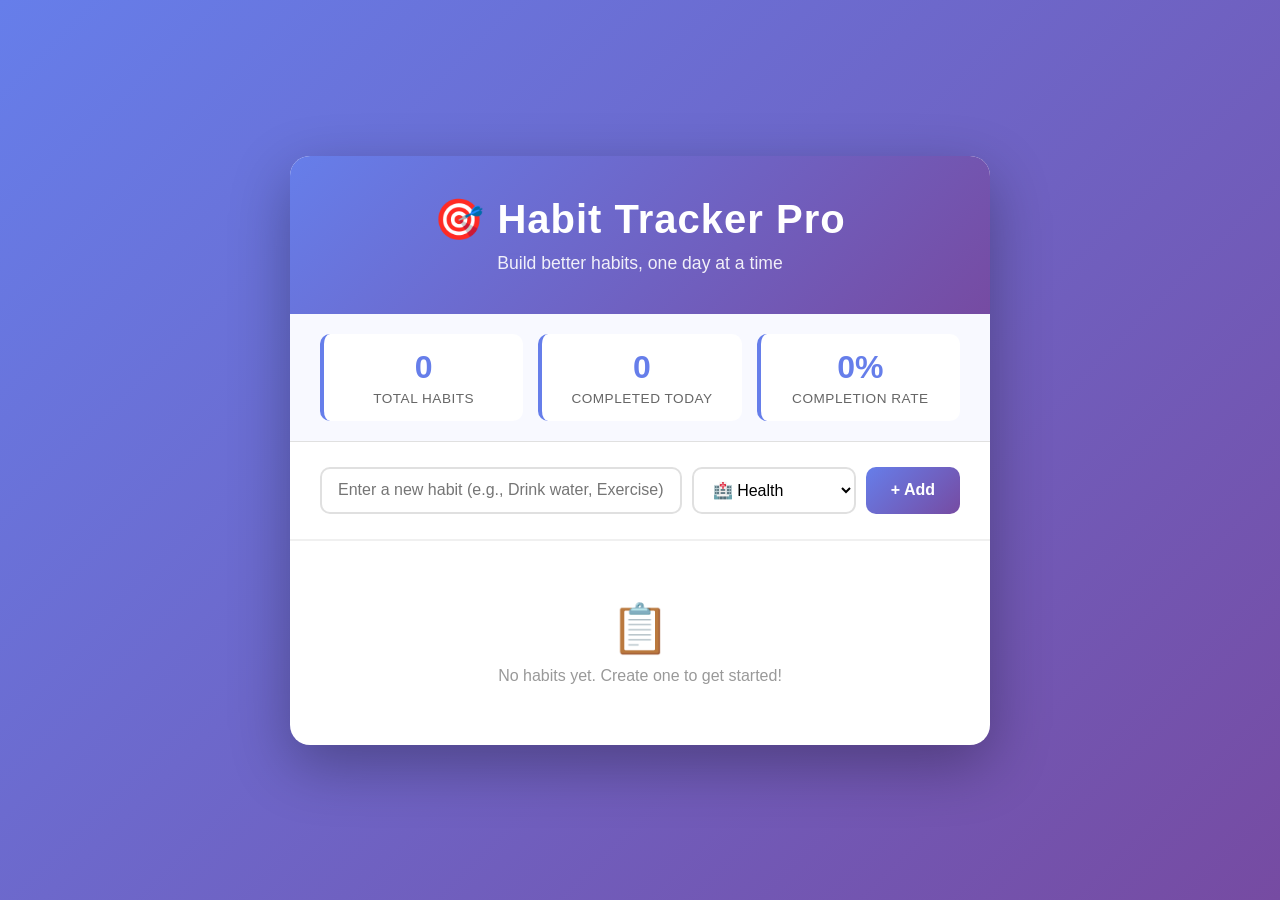
<file: Js-Project/Habit-Trcaker/index.html>
<!doctype html>
<html lang="en">
  <head>
    <meta charset="UTF-8" />
    <meta name="viewport" content="width=device-width, initial-scale=1.0" />
    <title>Habit-Tracker Pro</title>
    <link rel="stylesheet" href="index.css" />
  </head>
  <body>
    <!-- HEADER -->
    <div class="container">
      <div class="header">
        <h1>🎯 Habit Tracker Pro</h1>
        <p>Build better habits, one day at a time</p>
      </div>

      <!-- STATISTICS -->
      <div class="stats-container">
        <div class="stat-card">
          <div class="stat-number" id="totalStats">0</div>
          <div class="stat-label">Total Habits</div>
        </div>
        <div class="stat-card">
          <div class="stat-number" id="completedStats">0</div>
          <div class="stat-label">Completed Today</div>
        </div>
        <div class="stat-card">
          <div class="stat-number" id="percentStats">0%</div>
          <div class="stat-label">Completion Rate</div>
        </div>
      </div>

      <!-- INPUT SECTION -->
      <div class="input-section">
        <div class="input-wrapper">
          <input
            id="habitInput"
            type="text"
            placeholder="Enter a new habit (e.g., Drink water, Exercise)"
            autocomplete="off"
          />
          <select id="categorySelect" class="category-select">
            <option value="health">🏥 Health</option>
            <option value="fitness">💪 Fitness</option>
            <option value="learning">📚 Learning</option>
            <option value="productivity">⚡ Productivity</option>
            <option value="mindfulness">🧘 Mindfulness</option>
          </select>
        </div>
        <button id="addHabit">+ Add</button>
      </div>

      <!-- HABITS LIST -->
      <div class="content">
        <div id="habitList"></div>
        <div id="emptyState" class="empty-state" style="display: none">
          <div class="empty-state-icon">📋</div>
          <p>No habits yet. Create one to get started!</p>
        </div>
      </div>
    </div>

    <!-- EDIT MODAL -->
    <div id="editModal" class="modal">
      <div class="modal-content">
        <h2>✏️ Edit Habit</h2>
        <input id="editHabitInput" type="text" placeholder="Habit name" />
        <select id="editCategorySelect" class="category-select">
          <option value="health">🏥 Health</option>
          <option value="fitness">💪 Fitness</option>
          <option value="learning">📚 Learning</option>
          <option value="productivity">⚡ Productivity</option>
          <option value="mindfulness">🧘 Mindfulness</option>
        </select>
        <div class="modal-actions">
          <button class="modal-btn-save" onclick="saveEdit()">Save</button>
          <button class="modal-btn-cancel" onclick="closeEditModal()">
            Cancel
          </button>
        </div>
      </div>
    </div>

    <script src="index.js"></script>
  </body>
</html>
</file>
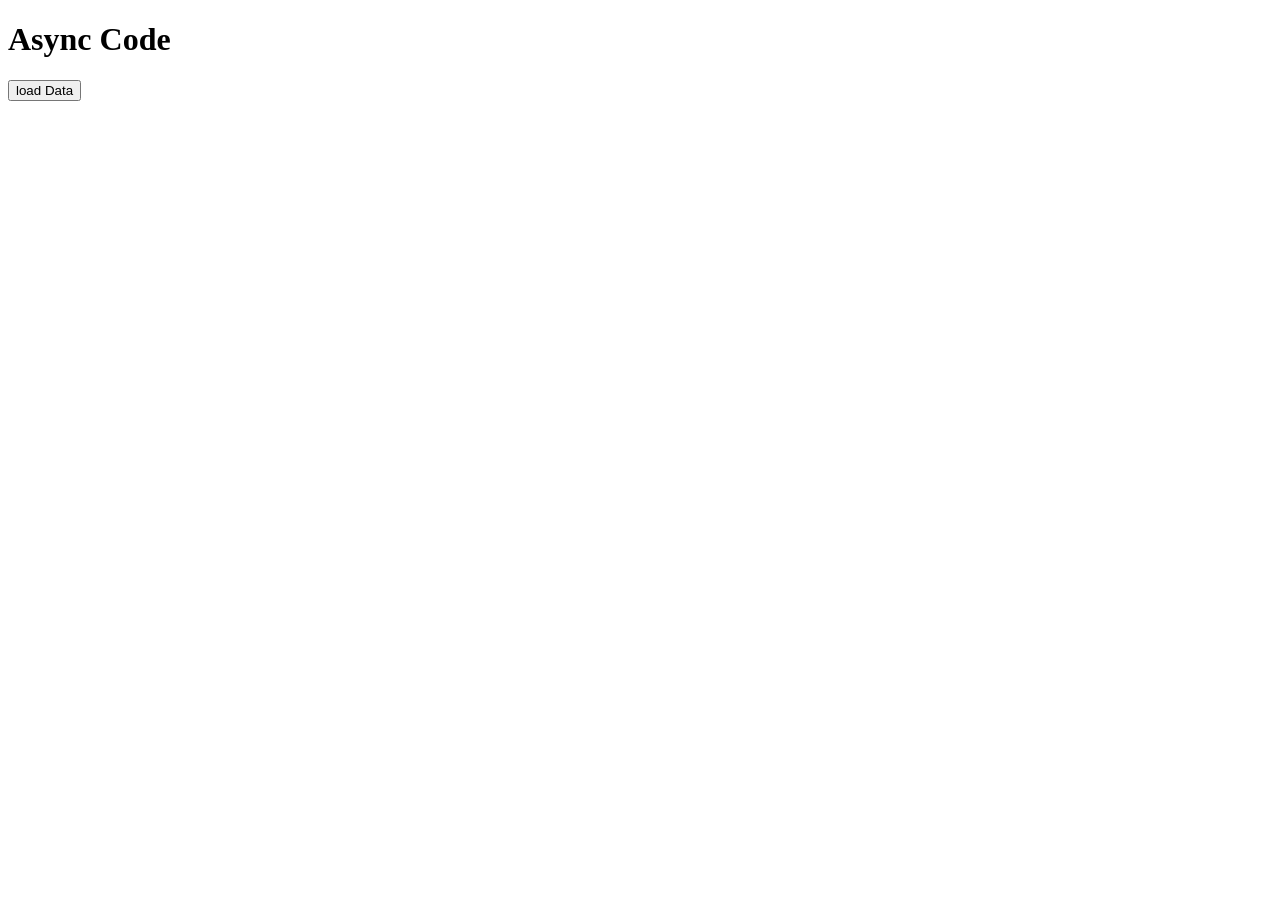
<file: async-js/async1.html>
<!doctype html>
<html lang="en">
  <head>
    <meta charset="UTF-8" />
    <meta name="viewport" content="width=device-width, initial-scale=1.0" />
    <title>async-code</title>
  </head>
  <body>
    <h1 id="async">Async Code</h1>
    <button id="load">load Data</button>
  </body>
  <script>
    const sayMuskan = () => {
        console.log("hello Muskan");
    }
    const changedata = function(){
        document.getElementById("async").innerText = "my js code";
    }

    const changeMe = setTimeout(changedata, 5000);
    sayMuskan();
    document.getElementById("load").addEventListener("click", () => {
        clearTimeout(changeMe);
        console.log("STOPPED");
    })
    //clearTimeout(changeMe);
  </script>
</html>
</file>
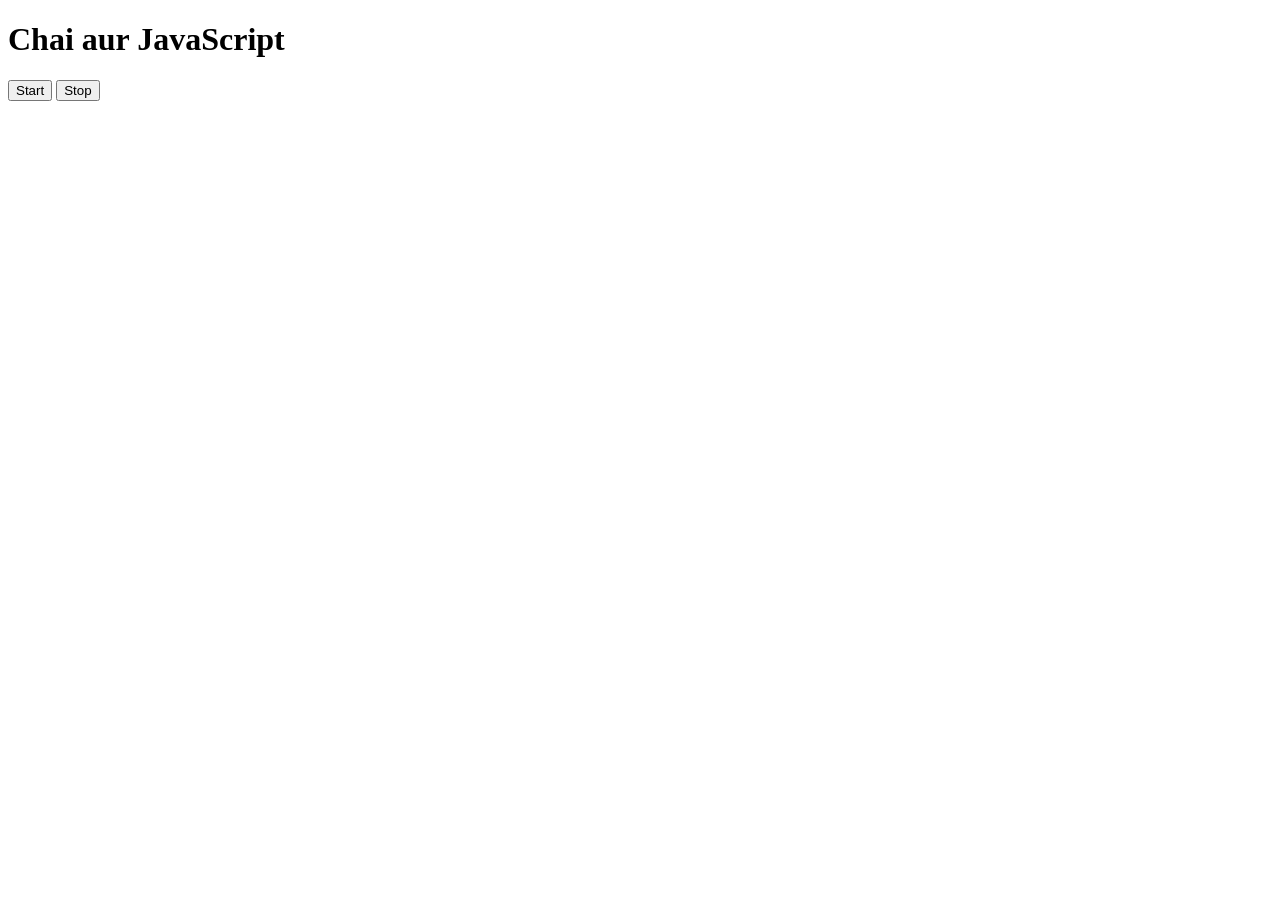
<file: async-js/async2.html>
<!doctype html>
<html lang="en">
  <head>
    <meta charset="UTF-8" />
    <meta name="viewport" content="width=device-width, initial-scale=1.0" />
    <title>async-code</title>
  </head>
  <body>
    <h1 id="async">Chai aur JavaScript</h1>
    <button id="start">Start</button>
    <button id="stop">Stop</button>
  </body>
  <script>
   const sayDate = function(str){
    console.log(str, Date.now());
   }

   document.getElementById("start").addEventListener("click", ()=>{
    const intervalId = setInterval(sayDate, 1000, "hi")
   })

   document.getElementById("stop").addEventListener("click", ()=> {
    clearInterval(intervalId);
   })
  </script>
</html>
</file>
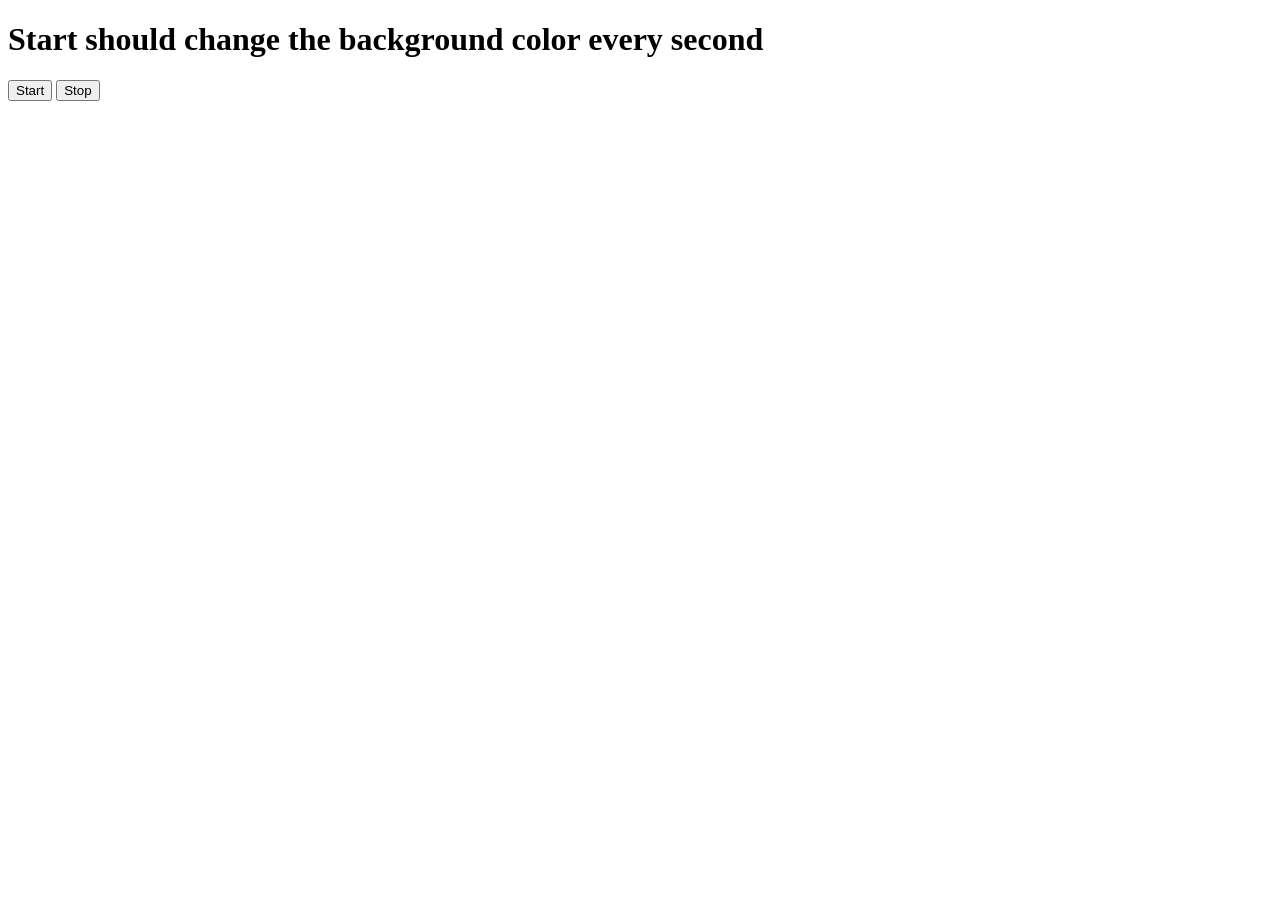
<file: async-js/randomColor.html>
<!DOCTYPE html>
<html lang="en">
<head>
    <meta charset="UTF-8">
    <meta name="viewport" content="width=device-width, initial-scale=1.0">
    <title>promise</title>
</head>
<body>
<!-- 
    <script src="Promise.js"></script> -->
    <h1>Start should change the background color every second</h1>
    <button id="start">Start</button>
    <button id="Stop">Stop</button>
    <script src="randomColor.js"></script>
</body>
</html>
</file>
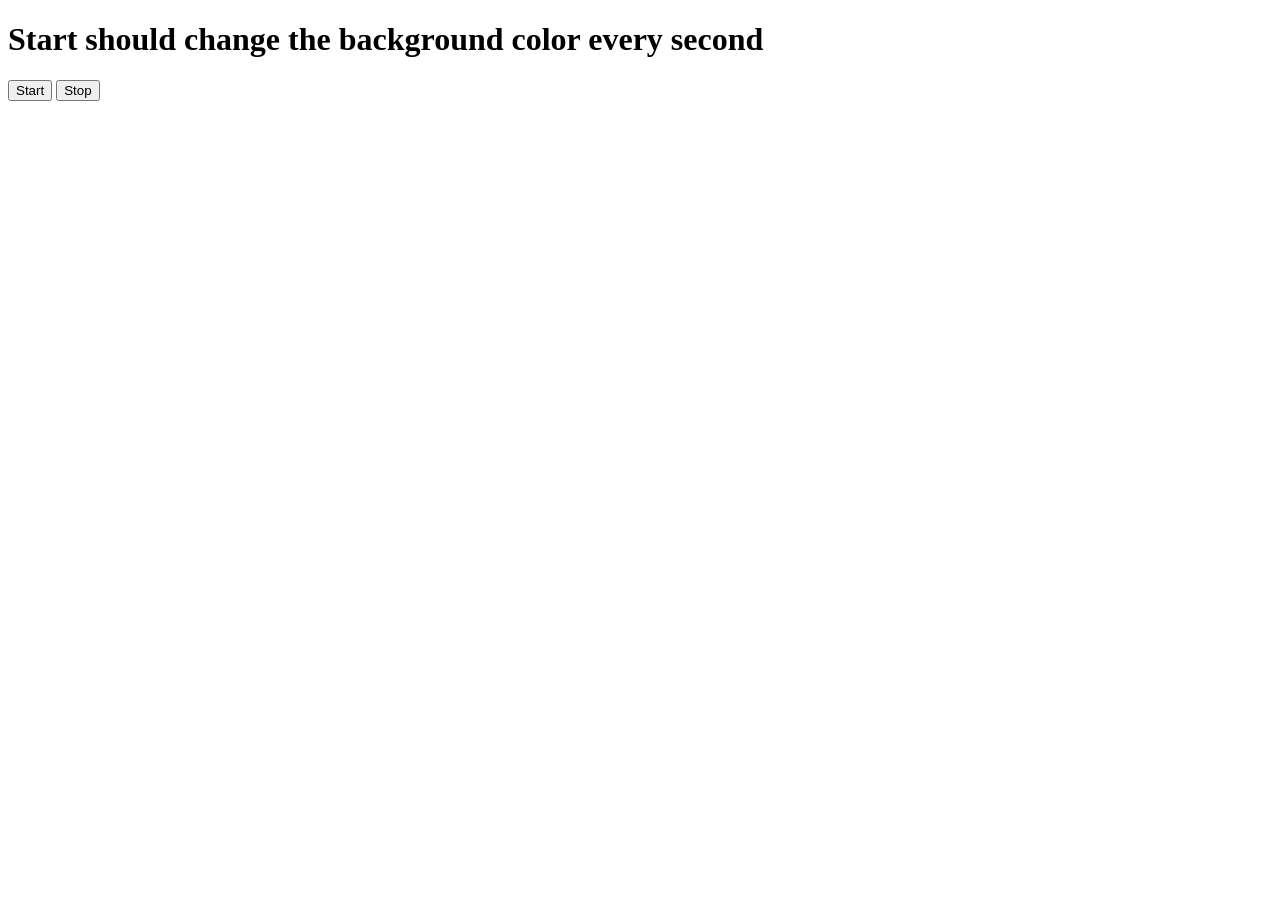
<file: async/async.html>
<!DOCTYPE html>
<html lang="en">
<head>
    <meta charset="UTF-8">
    <meta name="viewport" content="width=device-width, initial-scale=1.0">
    <title>promise</title>
</head>
<body>
<!-- 
    
    <script src="Promise.js"></script> -->
    <h1>Start should change the background color every second</h1>
    <button id="start">Start</button>
    <button id="Stop">Stop</button>
    <script src="async3.js"></script>
    
</body>
</html>
</file>
<file: Js-Project/Habit-Trcaker/index.css>
/* HABIT TRACKER PRO - STYLESHEET*/
* {
    margin: 0;
    padding: 0;
    box-sizing: border-box;
}

body {
    font-family: "Segoe UI", Tahoma, Geneva, Verdana, sans-serif;
    background: linear-gradient(135deg, #667eea 0%, #764ba2 100%);
    min-height: 100vh;
    display: flex;
    justify-content: center;
    align-items: center;
    padding: 20px;
}

.container {
    background: white;
    border-radius: 20px;
    box-shadow: 0 20px 60px rgba(0, 0, 0, 0.3);
    width: 100%;
    max-width: 700px;
    overflow: hidden;
}

/*HEADER*/
.header {
    background: linear-gradient(135deg, #667eea 0%, #764ba2 100%);
    color: white;
    padding: 40px 30px;
    text-align: center;
}

.header h1 {
    font-size: 2.5em;
    margin-bottom: 10px;
    letter-spacing: 1px;
}

.header p {
    font-size: 1.1em;
    opacity: 0.9;
}

/*STATISTICS SECTION*/
.stats-container {
    display: grid;
    grid-template-columns: repeat(3, 1fr);
    gap: 15px;
    padding: 20px 30px;
    background: #f8f9ff;
    border-bottom: 1px solid #e0e0e0;
}

.stat-card {
    text-align: center;
    padding: 15px;
    background: white;
    border-radius: 10px;
    border-left: 4px solid #667eea;
}

.stat-number {
    font-size: 2em;
    font-weight: bold;
    color: #667eea;
}

.stat-label {
    font-size: 0.85em;
    color: #666;
    margin-top: 5px;
    text-transform: uppercase;
    letter-spacing: 0.5px;
}

/* INPUT SECTION*/
.input-section {
    padding: 25px 30px;
    border-bottom: 2px solid #f0f0f0;
    display: flex;
    gap: 10px;
}

.input-wrapper {
    flex: 1;
    display: flex;
    gap: 10px;
}

#habitInput {
    flex: 1;
    padding: 12px 16px;
    border: 2px solid #e0e0e0;
    border-radius: 10px;
    font-size: 1em;
    transition: all 0.3s ease;
}

#habitInput:focus {
    outline: none;
    border-color: #667eea;
    box-shadow: 0 0 0 3px rgba(102, 126, 234, 0.1);
}

.category-select {
    padding: 12px 15px;
    border: 2px solid #e0e0e0;
    border-radius: 10px;
    background: white;
    cursor: pointer;
    font-size: 1em;
    transition: all 0.3s ease;
}

.category-select:focus {
    outline: none;
    border-color: #667eea;
}

#addHabit {
    padding: 12px 25px;
    background: linear-gradient(135deg, #667eea 0%, #764ba2 100%);
    color: white;
    border: none;
    border-radius: 10px;
    cursor: pointer;
    font-weight: 600;
    font-size: 1em;
    transition: all 0.3s ease;
}

#addHabit:hover {
    transform: translateY(-2px);
    box-shadow: 0 8px 20px rgba(102, 126, 234, 0.3);
}

#addHabit:active {
    transform: translateY(0);
}

/*HABITS LIST SECTION*/
.content {
    padding: 20px 30px;
}

.empty-state {
    text-align: center;
    padding: 40px 20px;
    color: #999;
}

.empty-state-icon {
    font-size: 3em;
    margin-bottom: 10px;
}

#habitList {
    list-style: none;
}

.habit-item {
    background: white;
    border: 2px solid #f0f0f0;
    border-radius: 12px;
    padding: 15px;
    margin-bottom: 15px;
    display: flex;
    align-items: center;
    gap: 15px;
    transition: all 0.3s ease;
    position: relative;
    overflow: hidden;
}

.habit-item:hover {
    border-color: #667eea;
    box-shadow: 0 4px 12px rgba(102, 126, 234, 0.15);
    transform: translateX(4px);
}

.habit-item.completed {
    background: #f0f8ff;
    border-color: #667eea;
}

/* Category color indicator */
.category-indicator {
    width: 6px;
    height: 60px;
    border-radius: 3px;
    flex-shrink: 0;
}

.category-health {
    background: #ff6b6b;
}

.category-fitness {
    background: #51cf66;
}

.category-learning {
    background: #4dabf7;
}

.category-productivity {
    background: #ffd93d;
}

.category-mindfulness {
    background: #a78bfa;
}

.habit-content {
    flex: 1;
    min-width: 0;
}

.habit-name {
    font-size: 1.1em;
    font-weight: 500;
    color: #333;
    margin-bottom: 8px;
    word-break: break-word;
}

.habit-item.completed .habit-name {
    text-decoration: line-through;
    color: #999;
}

.habit-meta {
    display: flex;
    gap: 15px;
    font-size: 0.85em;
    color: #666;
}

.streak-info {
    display: flex;
    align-items: center;
    gap: 4px;
}

.streak-number {
    font-weight: bold;
    color: #667eea;
    font-size: 1.1em;
}

.progress-bar-container {
    width: 100%;
    height: 6px;
    background: #e0e0e0;
    border-radius: 3px;
    overflow: hidden;
    margin-top: 8px;
}

.progress-bar {
    height: 100%;
    background: linear-gradient(90deg, #667eea 0%, #764ba2 100%);
    transition: width 0.3s ease;
}

.habit-actions {
    display: flex;
    gap: 8px;
    flex-shrink: 0;
}

button.habit-btn {
    padding: 8px 12px;
    border: none;
    border-radius: 8px;
    cursor: pointer;
    font-size: 1em;
    transition: all 0.2s ease;
    min-width: 40px;
    height: 40px;
    display: flex;
    align-items: center;
    justify-content: center;
}

.btn-toggle {
    background: #e8f5e9;
    color: #51cf66;
}

.btn-toggle:hover {
    background: #51cf66;
    color: white;
}

.btn-edit {
    background: #e3f2fd;
    color: #4dabf7;
}

.btn-edit:hover {
    background: #4dabf7;
    color: white;
}

.btn-delete {
    background: #ffebee;
    color: #ff6b6b;
}

.btn-delete:hover {
    background: #ff6b6b;
    color: white;
}

/*MODAL/EDIT SECTION*/
.modal {
    display: none;
    position: fixed;
    top: 0;
    left: 0;
    right: 0;
    bottom: 0;
    background: rgba(0, 0, 0, 0.5);
    z-index: 1000;
    justify-content: center;
    align-items: center;
    padding: 20px;
}

.modal.active {
    display: flex;
}

.modal-content {
    background: white;
    padding: 30px;
    border-radius: 15px;
    max-width: 400px;
    width: 100%;
    box-shadow: 0 10px 40px rgba(0, 0, 0, 0.3);
}

.modal h2 {
    color: #667eea;
    margin-bottom: 20px;
}

.modal input {
    width: 100%;
    padding: 12px;
    border: 2px solid #e0e0e0;
    border-radius: 8px;
    margin-bottom: 15px;
    font-size: 1em;
}

.modal select {
    width: 100%;
    padding: 12px;
    border: 2px solid #e0e0e0;
    border-radius: 8px;
    margin-bottom: 15px;
    font-size: 1em;
    cursor: pointer;
}

.modal-actions {
    display: flex;
    gap: 10px;
}

.modal-actions button {
    flex: 1;
    padding: 12px;
    border: none;
    border-radius: 8px;
    cursor: pointer;
    font-weight: 600;
    transition: all 0.3s ease;
}

.modal-btn-save {
    background: #667eea;
    color: white;
}

.modal-btn-save:hover {
    background: #764ba2;
}

.modal-btn-cancel {
    background: #f0f0f0;
    color: #333;
}

.modal-btn-cancel:hover {
    background: #e0e0e0;
}

/*RESPONSIVE DESIGN */
@media (max-width: 500px) {
    .stats-container {
        grid-template-columns: 1fr;
    }

    .input-section {
        flex-direction: column;
    }

    .input-wrapper {
        flex-direction: column;
    }

    .header h1 {
        font-size: 2em;
    }

    .habit-meta {
        flex-direction: column;
        gap: 8px;
    }
}
</file>
